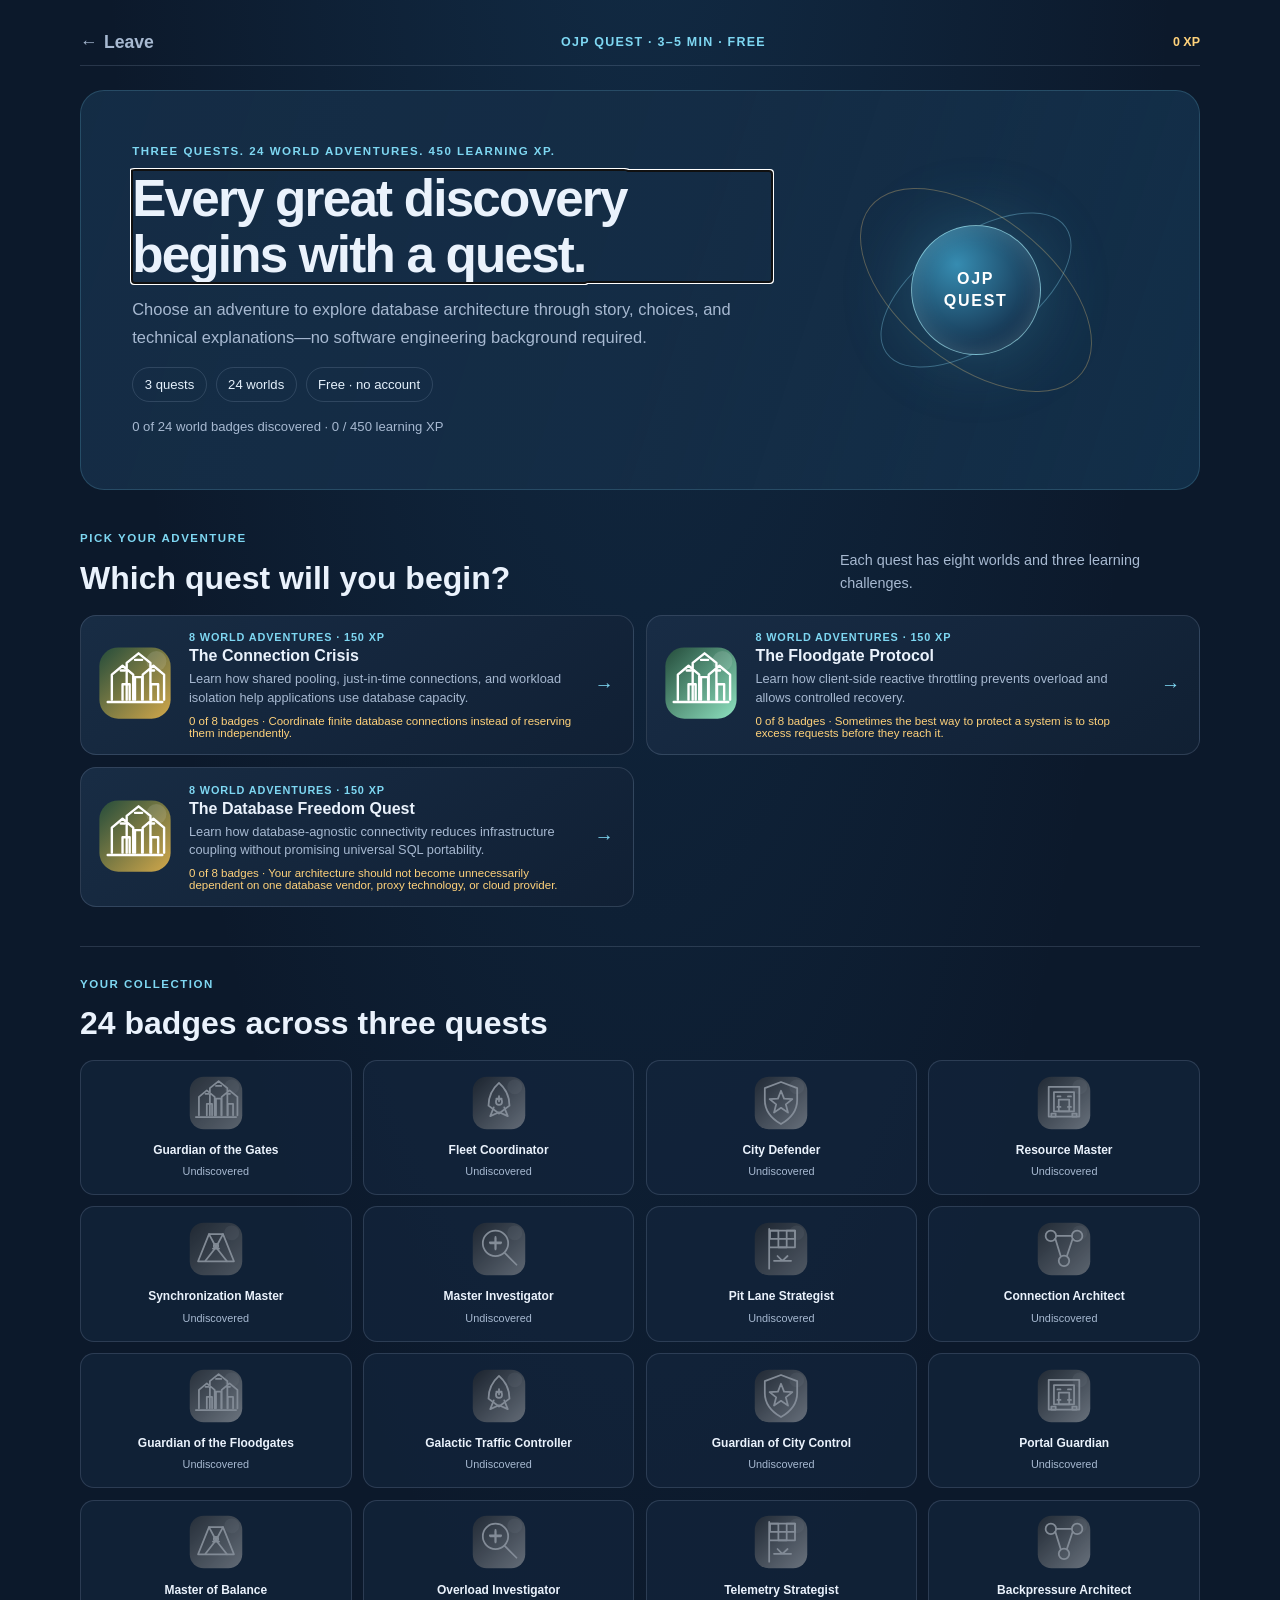
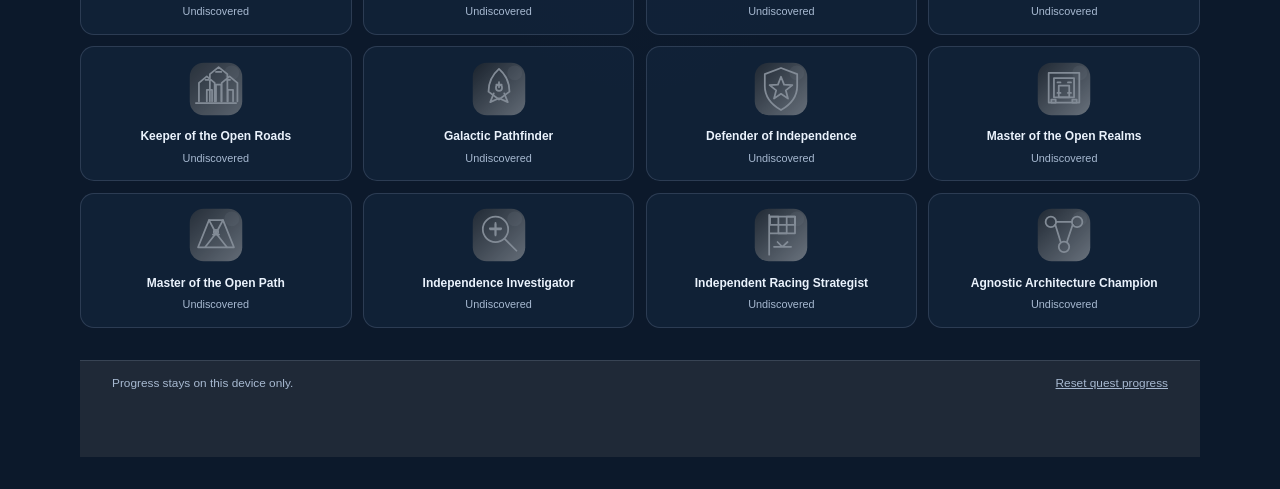
<file: quest.html>
<!DOCTYPE html>
<html lang="en">
<head>
    <meta charset="UTF-8">
    <meta name="viewport" content="width=device-width, initial-scale=1.0">
    <meta name="description" content="Explore three OJP Quest adventures across 24 worlds and learn about database connections, client throttling, and database independence. Free, no account required.">
    <meta name="theme-color" content="#10233e">
    <title>OJP Quest — Open J Proxy</title>
    <link rel="stylesheet" href="css/style.css">
    <link rel="stylesheet" href="css/quest.css?v=quest-collection-3">
</head>
<body class="quest-page">
    <main id="quest-app" class="quest-app">
        <p class="quest-loading">Preparing your quest…</p>
        <noscript><p class="quest-loading">OJP Quest needs JavaScript to run. The rest of the Open J Proxy website remains available.</p></noscript>
    </main>
    <dialog id="reset-dialog" class="quest-dialog" aria-labelledby="reset-title">
        <form method="dialog">
            <h2 id="reset-title">Reset all quest progress?</h2>
            <p>This removes badges, XP, and saved story progress from this browser. You cannot undo this.</p>
            <div class="dialog-actions">
                <button type="button" class="button button-quiet" data-action="reset-cancel">Keep my progress</button>
                <button type="button" class="button button-danger" data-action="reset-confirm">Reset progress</button>
            </div>
        </form>
    </dialog>
    <script type="module" src="js/quest/app.mjs?v=quest-collection-3"></script>
</body>
</html>
</file>
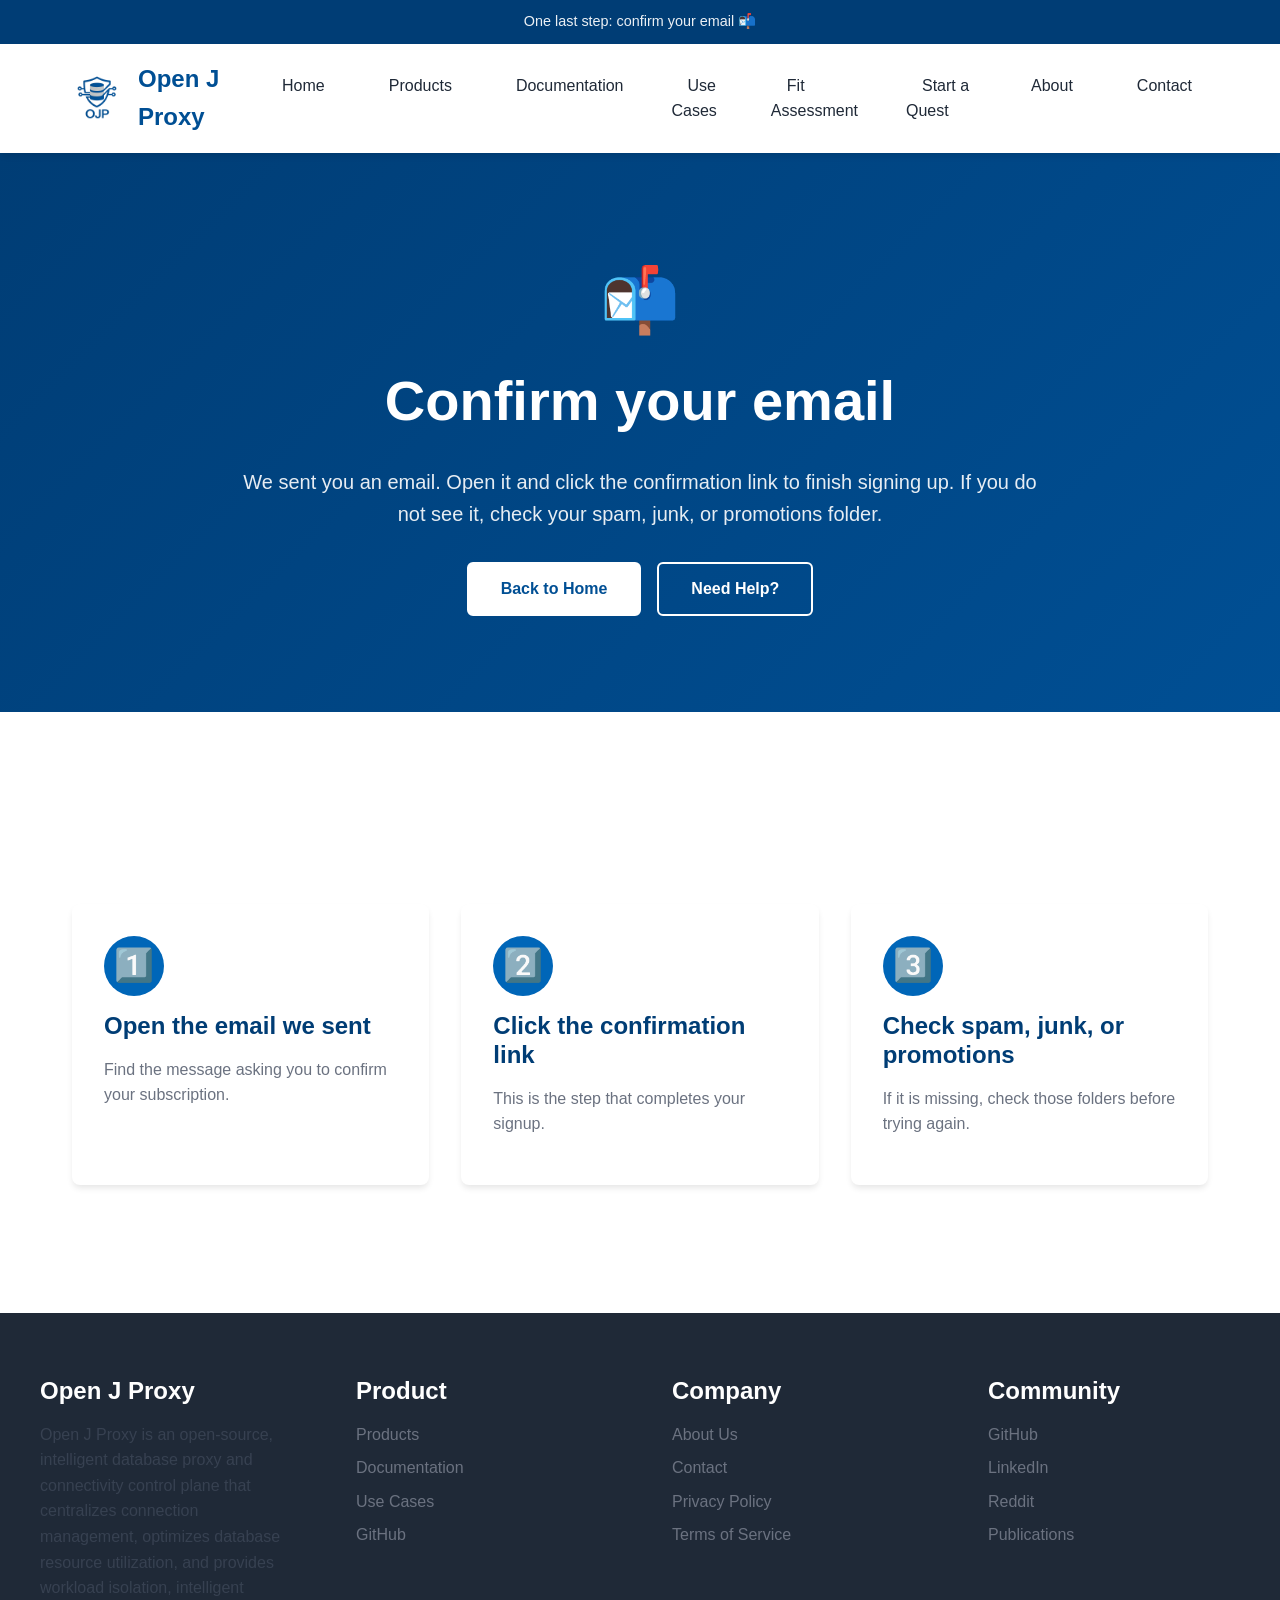
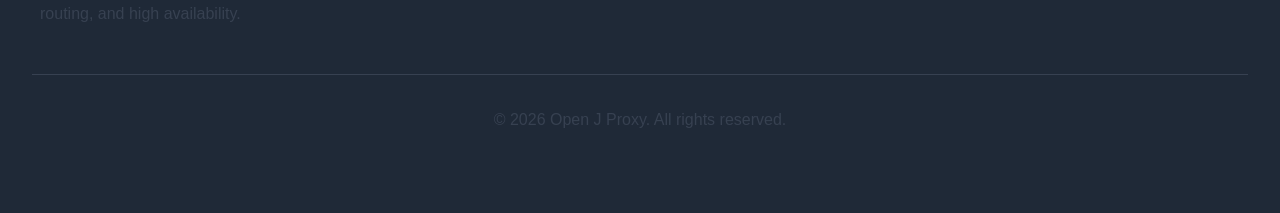
<file: subscribe-check-email.html>
<!DOCTYPE html>
<html lang="en">
<head>
    <meta charset="UTF-8">
    <meta name="viewport" content="width=device-width, initial-scale=1.0">
    <meta name="description" content="Confirm your email subscription - Open J Proxy">
    <meta name="robots" content="noindex, nofollow">
    <title>Confirm Your Email - Open J Proxy</title>
    <link rel="stylesheet" href="css/style.css">
    <!-- Google tag (gtag.js) -->
    <script async src="https://www.googletagmanager.com/gtag/js?id=G-FF9FNL354M"></script>
    <script>
        window.dataLayer = window.dataLayer || [];
        function gtag(){dataLayer.push(arguments);}
        gtag('js', new Date());
        gtag('config', 'G-FF9FNL354M');
    </script>
</head>
<body>
    <div class="top-banner">
        <p>One last step: confirm your email 📬</p>
    </div>

    <header>
        <div class="header-container">
            <div class="logo">
                <img src="images/ojp-logo.png" alt="Open J Proxy Logo">
                <span>Open J Proxy</span>
            </div>
            <button class="mobile-menu-toggle" aria-label="Toggle menu">
                <span></span>
                <span></span>
                <span></span>
            </button>
            <nav>
                <ul>
                    <li><a href="index.html">Home</a></li>
                    <li><a href="products.html">Products</a></li>
                    <li><a href="documentation.html">Documentation</a></li>
                    <li><a href="use-cases.html">Use Cases</a></li>
                    <li><a href="fit-assessment.html">Fit Assessment</a></li>
                    <li><a href="quest.html" data-quest-entry>Start a Quest</a></li>
                    <li><a href="about.html">About</a></li>
                    <li><a href="contact.html">Contact</a></li>
                </ul>
            </nav>
        </div>
    </header>
    <div class="menu-overlay"></div>

    <section class="hero">
        <div class="hero-container">
            <div style="font-size: 4rem; margin-bottom: 1rem;">📬</div>
            <h1>Confirm your email</h1>
            <p>We sent you an email. Open it and click the confirmation link to finish signing up. If you do not see it, check your spam, junk, or promotions folder.</p>
            <div class="hero-buttons">
                <a href="index.html" class="btn btn-primary">Back to Home</a>
                <a href="contact.html" class="btn btn-secondary">Need Help?</a>
            </div>
        </div>
    </section>

    <section class="section section-light">
        <div class="container">
            <div class="features-grid">
                <div class="feature-card">
                    <div class="feature-icon">1️⃣</div>
                    <h3>Open the email we sent</h3>
                    <p>Find the message asking you to confirm your subscription.</p>
                </div>
                <div class="feature-card">
                    <div class="feature-icon">2️⃣</div>
                    <h3>Click the confirmation link</h3>
                    <p>This is the step that completes your signup.</p>
                </div>
                <div class="feature-card">
                    <div class="feature-icon">3️⃣</div>
                    <h3>Check spam, junk, or promotions</h3>
                    <p>If it is missing, check those folders before trying again.</p>
                </div>
            </div>
        </div>
    </section>

    <footer>
        <div class="footer-container">
            <div class="footer-section">
                <h4>Open J Proxy</h4>
                <p>Open J Proxy is an open-source, intelligent database proxy and connectivity control plane that centralizes connection management, optimizes database resource utilization, and provides workload isolation, intelligent routing, and high availability.</p>
            </div>
            <div class="footer-section">
                <h4>Product</h4>
                <ul>
                    <li><a href="products.html">Products</a></li>
                    <li><a href="documentation.html">Documentation</a></li>
                    <li><a href="use-cases.html">Use Cases</a></li>
                    <li><a href="https://github.com/Open-J-Proxy/ojp" target="_blank">GitHub</a></li>
                </ul>
            </div>
            <div class="footer-section">
                <h4>Company</h4>
                <ul>
                    <li><a href="about.html">About Us</a></li>
                    <li><a href="contact.html">Contact</a></li>
                    <li><a href="#">Privacy Policy</a></li>
                    <li><a href="#">Terms of Service</a></li>
                </ul>
            </div>
            <div class="footer-section">
                <h4>Community</h4>
                <ul>
                    <li><a href="https://github.com/Open-J-Proxy/ojp" target="_blank">GitHub</a></li>
                    <li><a href="https://www.linkedin.com/company/open-j-proxy" target="_blank">LinkedIn</a></li>
                    <li><a href="https://www.reddit.com/r/ojp/" target="_blank">Reddit</a></li>
                    <li><a href="https://javapro.io/?s=OJP" target="_blank">Publications</a></li>
                </ul>
            </div>
        </div>
        <div class="footer-bottom">
            <p>&copy; 2026 Open J Proxy. All rights reserved.</p>
        </div>
    </footer>

    <script src="js/main.js"></script>
</body>
</html>
</file>
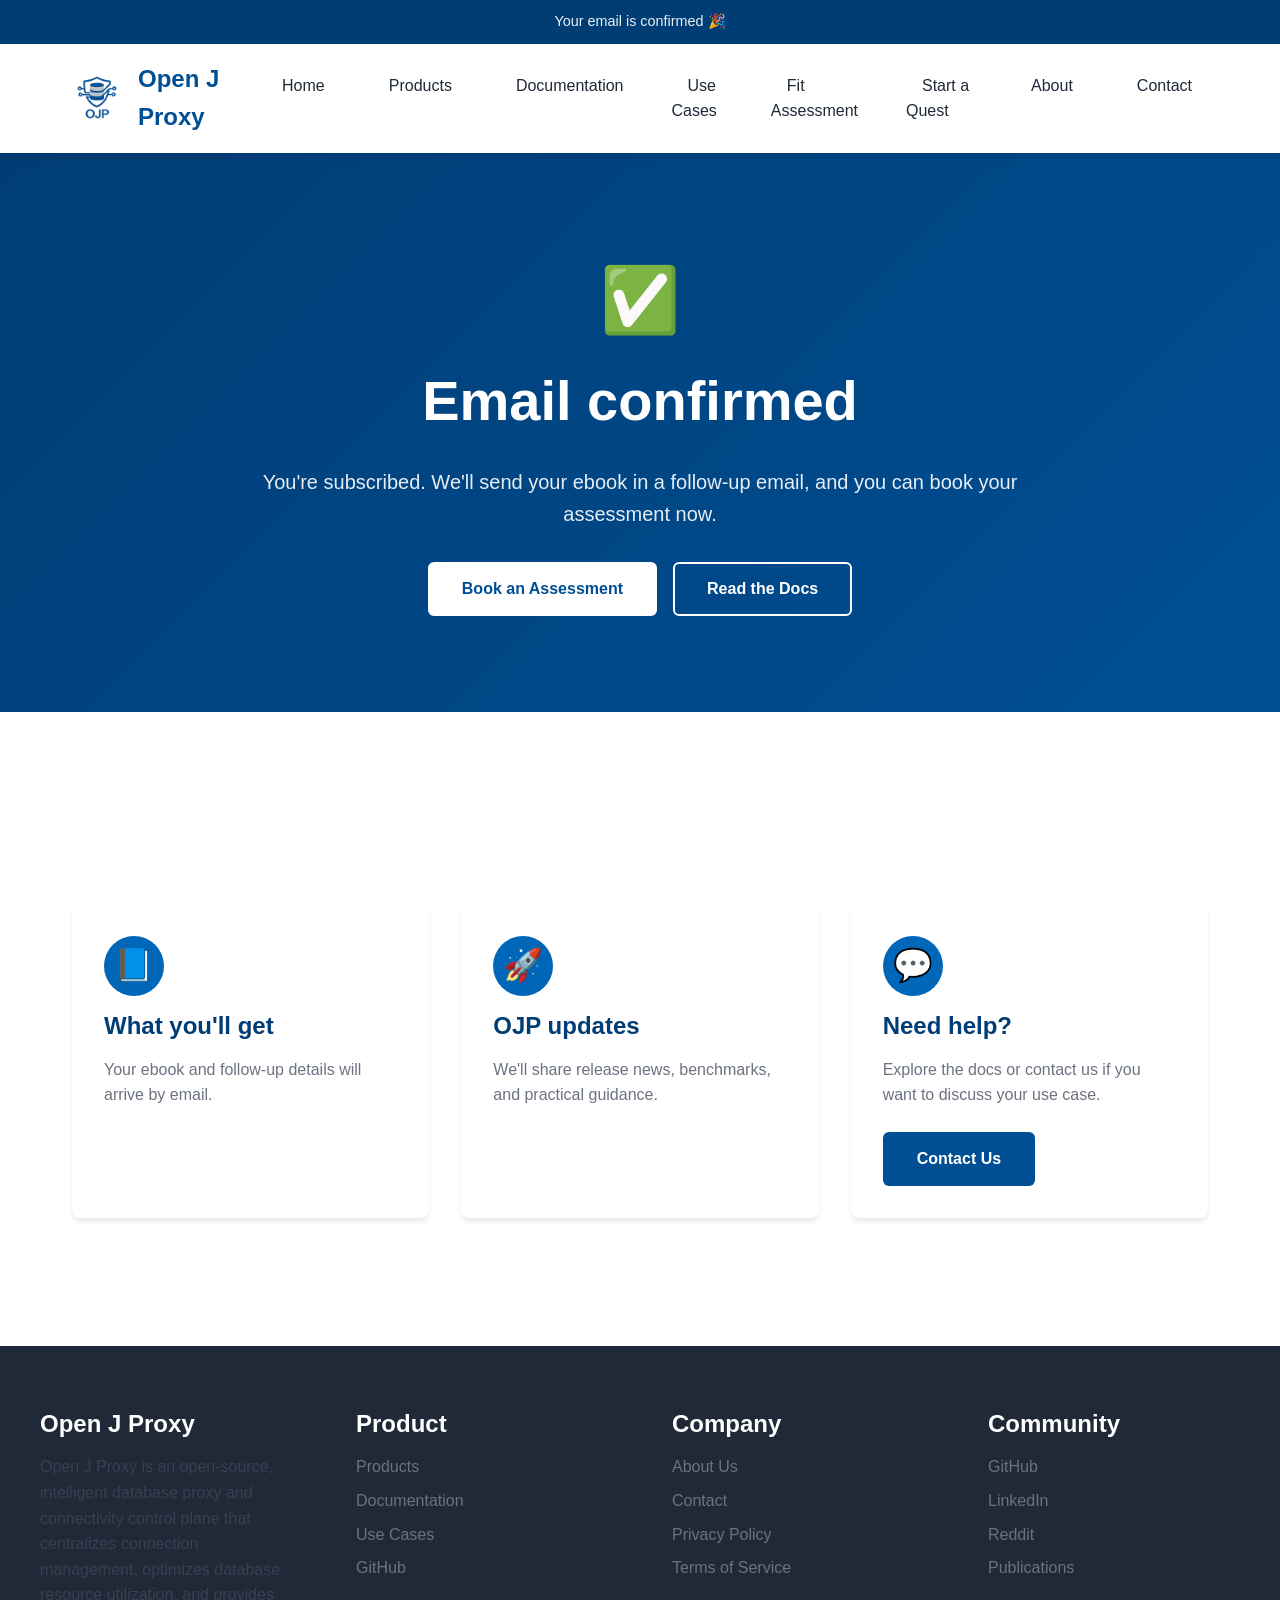
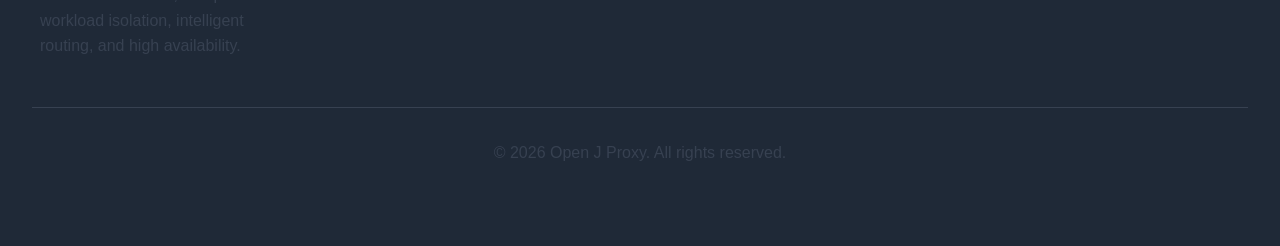
<file: subscribe-confirmation.html>
<!DOCTYPE html>
<html lang="en">
<head>
    <meta charset="UTF-8">
    <meta name="viewport" content="width=device-width, initial-scale=1.0">
    <meta name="description" content="Your OJP email subscription is confirmed - Open J Proxy">
    <meta name="robots" content="noindex, nofollow">
    <title>Email Confirmed - Open J Proxy</title>
    <link rel="stylesheet" href="css/style.css">
    <!-- Google tag (gtag.js) -->
    <script async src="https://www.googletagmanager.com/gtag/js?id=G-FF9FNL354M"></script>
    <script>
        window.dataLayer = window.dataLayer || [];
        function gtag(){dataLayer.push(arguments);}
        gtag('js', new Date());
        gtag('config', 'G-FF9FNL354M');
    </script>
</head>
<body>
    <!-- Top Banner -->
    <div class="top-banner">
        <p>Your email is confirmed 🎉</p>
    </div>

    <!-- Header -->
    <header>
        <div class="header-container">
            <div class="logo">
                <img src="images/ojp-logo.png" alt="Open J Proxy Logo">
                <span>Open J Proxy</span>
            </div>
            <button class="mobile-menu-toggle" aria-label="Toggle menu">
                <span></span>
                <span></span>
                <span></span>
            </button>
            <nav>
                <ul>
                    <li><a href="index.html">Home</a></li>
                    <li><a href="products.html">Products</a></li>
                    <li><a href="documentation.html">Documentation</a></li>
                    <li><a href="use-cases.html">Use Cases</a></li>
                    <li><a href="fit-assessment.html">Fit Assessment</a></li>
                    <li><a href="quest.html" data-quest-entry>Start a Quest</a></li>
                    <li><a href="about.html">About</a></li>
                    <li><a href="contact.html">Contact</a></li>
                </ul>
            </nav>
        </div>
    </header>
    <div class="menu-overlay"></div>

    <section class="hero">
        <div class="hero-container">
            <div style="font-size: 4rem; margin-bottom: 1rem;">✅</div>
            <h1>Email confirmed</h1>
            <p>You're subscribed. We'll send your ebook in a follow-up email, and you can book your assessment now.</p>
            <div class="hero-buttons">
                <a href="https://calendly.com/ojp-rogerio/30min" class="btn btn-primary" target="_blank" rel="noopener noreferrer">Book an Assessment</a>
                <a href="documentation.html" class="btn btn-secondary">Read the Docs</a>
            </div>
        </div>
    </section>

    <section class="section section-light">
        <div class="container">
            <div class="features-grid">
                <div class="feature-card">
                    <div class="feature-icon">📘</div>
                    <h3>What you'll get</h3>
                    <p>Your ebook and follow-up details will arrive by email.</p>
                </div>
                <div class="feature-card">
                    <div class="feature-icon">🚀</div>
                    <h3>OJP updates</h3>
                    <p>We'll share release news, benchmarks, and practical guidance.</p>
                </div>
                <div class="feature-card">
                    <div class="feature-icon">💬</div>
                    <h3>Need help?</h3>
                    <p>Explore the docs or contact us if you want to discuss your use case.</p>
                    <div style="margin-top: 1.5rem;">
                        <a href="contact.html" class="btn btn-blue">Contact Us</a>
                    </div>
                </div>
            </div>
        </div>
    </section>

    <!-- Footer -->
    <footer>
        <div class="footer-container">
            <div class="footer-section">
                <h4>Open J Proxy</h4>
                <p>Open J Proxy is an open-source, intelligent database proxy and connectivity control plane that centralizes connection management, optimizes database resource utilization, and provides workload isolation, intelligent routing, and high availability.</p>
            </div>
            <div class="footer-section">
                <h4>Product</h4>
                <ul>
                    <li><a href="products.html">Products</a></li>
                    <li><a href="documentation.html">Documentation</a></li>
                    <li><a href="use-cases.html">Use Cases</a></li>
                    <li><a href="https://github.com/Open-J-Proxy/ojp" target="_blank">GitHub</a></li>
                </ul>
            </div>
            <div class="footer-section">
                <h4>Company</h4>
                <ul>
                    <li><a href="about.html">About Us</a></li>
                    <li><a href="contact.html">Contact</a></li>
                    <li><a href="#">Privacy Policy</a></li>
                    <li><a href="#">Terms of Service</a></li>
                </ul>
            </div>
            <div class="footer-section">
                <h4>Community</h4>
                <ul>
                    <li><a href="https://github.com/Open-J-Proxy/ojp" target="_blank">GitHub</a></li>
                    <li><a href="https://www.linkedin.com/company/open-j-proxy" target="_blank">LinkedIn</a></li>
                    <li><a href="https://www.reddit.com/r/ojp/" target="_blank">Reddit</a></li>
                    <li><a href="https://javapro.io/?s=OJP" target="_blank">Publications</a></li>
                </ul>
            </div>
        </div>
        <div class="footer-bottom">
            <p>&copy; 2026 Open J Proxy. All rights reserved.</p>
        </div>
    </footer>

    <script src="js/main.js"></script>
</body>
</html>
</file>
<file: css/style.css>
/* Open J Proxy Website Styles */
/* Corporate, Professional, Performance-focused design with blue color scheme */

:root {
    /* Primary Blue Palette - Professional & Trustworthy */
    /* Colors aligned with OJP logo #004F94 */
    --primary-blue: #004F94;
    --primary-blue-dark: #003D75;
    --primary-blue-light: #0066B8;
    --secondary-blue: #003D75;
    --accent-blue: #3D8FCC;

    /* Top banner height - used to offset sticky header */
    --banner-height: 44px;
    
    /* Neutral Colors */
    --white: #FFFFFF;
    --light-gray: #F8F9FA;
    --gray: #6B7280;
    --dark-gray: #374151;
    --darker-gray: #1F2937;
    
    /* Success/Performance indicators */
    --success-green: #10B981;
    --warning-orange: #F59E0B;
    
    /* Typography */
    --font-primary: -apple-system, BlinkMacSystemFont, 'Segoe UI', Roboto, 'Helvetica Neue', Arial, sans-serif;
    --font-mono: 'Courier New', Courier, monospace;
    
    /* Spacing */
    --spacing-xs: 0.5rem;
    --spacing-sm: 1rem;
    --spacing-md: 2rem;
    --spacing-lg: 4rem;
    --spacing-xl: 6rem;
    
    /* Shadows */
    --shadow-sm: 0 1px 2px 0 rgba(0, 0, 0, 0.05);
    --shadow-md: 0 4px 6px -1px rgba(0, 0, 0, 0.1);
    --shadow-lg: 0 10px 15px -3px rgba(0, 0, 0, 0.1);
    --shadow-xl: 0 20px 25px -5px rgba(0, 0, 0, 0.1);
    
    /* Mobile Menu Animation */
    --hamburger-transform-offset: 8px;
}

/* Global Styles */
* {
    margin: 0;
    padding: 0;
    box-sizing: border-box;
}

body {
    font-family: var(--font-primary);
    font-size: 16px;
    line-height: 1.6;
    color: var(--darker-gray);
    background-color: var(--white);
    max-width: 100%;
    overflow-x: hidden;
}

/* Typography */
h1, h2, h3, h4, h5, h6 {
    font-weight: 700;
    line-height: 1.2;
    margin-bottom: var(--spacing-sm);
    color: var(--secondary-blue);
}

h1 {
    font-size: 3rem;
}

h2 {
    font-size: 2.5rem;
}

h3 {
    font-size: 2rem;
}

h4 {
    font-size: 1.5rem;
}

p {
    margin-bottom: var(--spacing-sm);
    color: var(--dark-gray);
}

a {
    color: var(--primary-blue);
    text-decoration: none;
    transition: color 0.3s ease;
}

a:hover {
    color: var(--primary-blue-dark);
}

/* Top Banner */
.top-banner {
    background-color: var(--primary-blue-dark);
    color: var(--white);
    text-align: center;
    padding: 0 var(--spacing-md);
    height: var(--banner-height);
    display: flex;
    align-items: center;
    justify-content: center;
    gap: var(--spacing-sm);
    flex-wrap: wrap;
    position: sticky;
    top: 0;
    z-index: 1001;
    font-size: 0.9rem;
}

.top-banner p {
    color: rgba(255, 255, 255, 0.92);
    margin: 0;
    font-size: 0.9rem;
}

.top-banner .btn-banner {
    display: inline-block;
    padding: 0.3rem 1rem;
    border-radius: 4px;
    font-weight: 600;
    font-size: 0.85rem;
    background-color: var(--white);
    color: var(--primary-blue);
    border: none;
    cursor: pointer;
    transition: background-color 0.2s ease;
    white-space: nowrap;
    text-decoration: none;
}

.top-banner .btn-banner:hover {
    background-color: var(--light-gray);
    color: var(--primary-blue-dark);
}

/* Header */
header {
    background-color: var(--white);
    box-shadow: var(--shadow-md);
    position: sticky;
    top: var(--banner-height);
    z-index: 1000;
}

.header-container {
    max-width: 1200px;
    margin: 0 auto;
    padding: var(--spacing-sm) var(--spacing-md);
    display: flex;
    justify-content: space-between;
    align-items: center;
}

.logo {
    display: flex;
    align-items: center;
    font-size: 1.5rem;
    font-weight: 700;
    color: var(--primary-blue);
}

.logo img {
    height: 50px;
    margin-right: var(--spacing-sm);
}

/* Navigation */
nav ul {
    display: flex;
    list-style: none;
    gap: var(--spacing-md);
}

nav a {
    color: var(--darker-gray);
    font-weight: 500;
    padding: var(--spacing-xs) var(--spacing-sm);
    transition: all 0.3s ease;
}

nav a:hover,
nav a.active {
    color: var(--primary-blue);
    background-color: var(--light-gray);
    border-radius: 4px;
}

/* Hero Section */
.hero {
    background: linear-gradient(135deg, var(--secondary-blue) 0%, var(--primary-blue) 100%);
    color: var(--white);
    padding: var(--spacing-xl) var(--spacing-md);
    text-align: center;
}

.hero-container {
    max-width: 1200px;
    margin: 0 auto;
}

.hero h1 {
    color: var(--white);
    font-size: 3.5rem;
    margin-bottom: var(--spacing-md);
}

.hero p {
    font-size: 1.25rem;
    color: rgba(255, 255, 255, 0.9);
    margin-bottom: var(--spacing-md);
    max-width: 800px;
    margin-left: auto;
    margin-right: auto;
}

.hero-buttons {
    display: flex;
    gap: var(--spacing-sm);
    justify-content: center;
    flex-wrap: wrap;
}

.hero-song {
    display: flex;
    align-items: center;
    justify-content: center;
    flex-wrap: wrap;
    gap: var(--spacing-sm);
    margin-top: var(--spacing-md);
    padding-top: var(--spacing-md);
    border-top: 1px solid rgba(255, 255, 255, 0.25);
}

.hero-song p {
    margin: 0;
    font-size: 1rem;
}

.hero-song a:focus-visible {
    outline: 3px solid var(--white);
    outline-offset: 4px;
}

/* Buttons */
.btn {
    display: inline-block;
    padding: 0.75rem 2rem;
    border-radius: 6px;
    font-weight: 600;
    text-align: center;
    cursor: pointer;
    transition: all 0.3s ease;
    border: 2px solid transparent;
    font-size: 1rem;
}

.btn-primary {
    background-color: var(--white);
    color: var(--primary-blue);
    border-color: var(--white);
}

.btn-primary:hover {
    background-color: var(--light-gray);
    color: var(--primary-blue-dark);
}

.btn-secondary {
    background-color: transparent;
    color: var(--white);
    border-color: var(--white);
}

.btn-secondary:hover {
    background-color: var(--white);
    color: var(--primary-blue);
}

.btn-blue {
    background-color: var(--primary-blue);
    color: var(--white);
}

.btn-blue:hover {
    background-color: var(--primary-blue-dark);
    color: var(--white);
}

/* Main Content Container */
.container {
    max-width: 1200px;
    margin: 0 auto;
    padding: var(--spacing-lg) var(--spacing-md);
}

/* Section Styles */
.section {
    padding: var(--spacing-lg) var(--spacing-md);
}

.section-title {
    text-align: center;
    margin-bottom: var(--spacing-lg);
}

.section-light {
    background-color: var(--white);
}

.section-dark {
    background-color: var(--light-gray);
}

/* Feature Grid */
.features-grid {
    display: grid;
    grid-template-columns: repeat(auto-fit, minmax(300px, 1fr));
    gap: var(--spacing-md);
    margin-top: var(--spacing-lg);
}

.feature-card {
    background-color: var(--white);
    padding: var(--spacing-md);
    border-radius: 8px;
    box-shadow: var(--shadow-md);
    transition: transform 0.3s ease, box-shadow 0.3s ease;
    max-width: 100%;
    overflow: hidden;
}

.feature-card:hover {
    transform: translateY(-5px);
    box-shadow: var(--shadow-xl);
}

.feature-icon {
    width: 60px;
    height: 60px;
    background-color: var(--primary-blue-light);
    border-radius: 50%;
    display: flex;
    align-items: center;
    justify-content: center;
    margin-bottom: var(--spacing-sm);
    font-size: 2rem;
}

.feature-card h3 {
    font-size: 1.5rem;
    margin-bottom: var(--spacing-sm);
}

.feature-card p {
    font-size: 1rem;
    color: var(--gray);
}

/* Stats Section */
.stats-container {
    display: grid;
    grid-template-columns: repeat(auto-fit, minmax(200px, 1fr));
    gap: var(--spacing-md);
    text-align: center;
}

.stat-item {
    padding: var(--spacing-md);
}

.stat-number {
    font-size: 3rem;
    font-weight: 700;
    color: var(--primary-blue);
    display: block;
    margin-bottom: var(--spacing-xs);
}

.stat-label {
    font-size: 1rem;
    color: var(--gray);
}

/* Code Block */
.code-block {
    background-color: var(--darker-gray);
    color: var(--white);
    padding: var(--spacing-md);
    border-radius: 8px;
    font-family: var(--font-mono);
    overflow-x: auto;
    margin: var(--spacing-md) 0;
    max-width: 100%;
}

.code-block code {
    font-size: 0.9rem;
    line-height: 1.5;
    white-space: pre-wrap;
    word-break: break-word;
}

/* Trust Signals */
.trust-section {
    text-align: center;
    padding: var(--spacing-lg) var(--spacing-md);
    background-color: var(--light-gray);
}

.trust-badges {
    display: flex;
    justify-content: center;
    gap: var(--spacing-md);
    flex-wrap: wrap;
    margin-top: var(--spacing-md);
}

.trust-badge {
    display: flex;
    align-items: center;
    gap: var(--spacing-xs);
    padding: var(--spacing-sm) var(--spacing-md);
    background-color: var(--white);
    border-radius: 8px;
    box-shadow: var(--shadow-sm);
}

.trust-badge-icon {
    font-size: 1.5rem;
    color: var(--success-green);
}

/* Client Logos */
.client-logos {
    display: flex;
    justify-content: center;
    align-items: center;
    flex-wrap: wrap;
    gap: var(--spacing-lg);
    margin-top: var(--spacing-lg);
    opacity: 0.6;
}

.client-logo {
    height: 50px;
    filter: grayscale(100%);
    transition: all 0.3s ease;
}

.client-logo:hover {
    filter: grayscale(0%);
    opacity: 1;
}

/* Partners Section */
.partners-grid {
    display: grid;
    grid-template-columns: repeat(auto-fit, minmax(300px, 1fr));
    gap: var(--spacing-lg);
    margin-top: var(--spacing-lg);
}

.partner-card {
    background-color: var(--white);
    border-radius: 12px;
    padding: var(--spacing-lg);
    box-shadow: var(--shadow-md);
    transition: all 0.3s ease;
    display: flex;
    flex-direction: column;
    align-items: center;
    text-align: center;
}

.partner-card:hover {
    transform: translateY(-5px);
    box-shadow: var(--shadow-xl);
}

.partner-logo {
    width: 100%;
    height: 120px;
    display: flex;
    align-items: center;
    justify-content: center;
    margin-bottom: var(--spacing-md);
    padding: var(--spacing-sm);
}

.partner-logo img {
    max-width: 100%;
    max-height: 100%;
    width: auto;
    height: auto;
    object-fit: contain;
    transition: transform 0.3s ease;
}

.partner-logo a {
    display: flex;
    align-items: center;
    justify-content: center;
    width: 100%;
    height: 100%;
}

.partner-logo a:hover img {
    transform: scale(1.05);
}

.partner-card h3 {
    font-size: 1.5rem;
    margin-bottom: var(--spacing-sm);
    color: var(--secondary-blue);
}

.partner-card p {
    flex-grow: 1;
    margin-bottom: var(--spacing-md);
    color: var(--dark-gray);
}

/* CTA Section */
.cta-section {
    background: linear-gradient(135deg, var(--primary-blue) 0%, var(--secondary-blue) 100%);
    color: var(--white);
    padding: var(--spacing-xl) var(--spacing-md);
    text-align: center;
}

.cta-section h2 {
    color: var(--white);
    margin-bottom: var(--spacing-md);
}

.cta-section p {
    color: rgba(255, 255, 255, 0.9);
    font-size: 1.25rem;
    margin-bottom: var(--spacing-md);
}

/* Footer */
footer {
    background-color: var(--darker-gray);
    color: var(--white);
    padding: var(--spacing-lg) var(--spacing-md);
}

.footer-container {
    max-width: 1200px;
    margin: 0 auto;
    display: grid;
    grid-template-columns: repeat(auto-fit, minmax(250px, 1fr));
    gap: var(--spacing-lg);
}

.footer-section h4 {
    color: var(--white);
    margin-bottom: var(--spacing-sm);
}

.footer-section ul {
    list-style: none;
}

.footer-section li {
    margin-bottom: var(--spacing-xs);
}

.footer-section a {
    color: var(--gray);
    transition: color 0.3s ease;
}

.footer-section a:hover {
    color: var(--white);
}

.footer-bottom {
    text-align: center;
    padding-top: var(--spacing-md);
    margin-top: var(--spacing-md);
    border-top: 1px solid var(--dark-gray);
    color: var(--gray);
}

/* Mobile Menu Button */
.mobile-menu-toggle {
    display: none;
    background: none;
    border: none;
    cursor: pointer;
    padding: var(--spacing-xs);
    z-index: 1001;
}

.mobile-menu-toggle span {
    display: block;
    width: 25px;
    height: 3px;
    background-color: var(--primary-blue);
    margin: 5px 0;
    transition: all 0.3s ease;
}

.mobile-menu-toggle.active span:nth-child(1) {
    transform: rotate(45deg) translate(var(--hamburger-transform-offset), var(--hamburger-transform-offset));
}

.mobile-menu-toggle.active span:nth-child(2) {
    opacity: 0;
}

.mobile-menu-toggle.active span:nth-child(3) {
    transform: rotate(-45deg) translate(calc(var(--hamburger-transform-offset) - 1px), calc(-1 * var(--hamburger-transform-offset) + 1px));
}

/* Responsive Design */
/* Tablet and below - show burger menu */
@media (max-width: 1024px) {
    .header-container {
        flex-direction: row;
        justify-content: space-between;
    }
    
    /* Show mobile menu button */
    .mobile-menu-toggle {
        display: block;
    }
    
    /* Hide desktop nav, show as mobile menu */
    nav {
        position: fixed;
        top: 0;
        right: -100%;
        width: 280px;
        height: 100vh;
        height: 100dvh; /* dynamic viewport height - fixes mobile browser address bar cutoff */
        background-color: var(--white);
        box-shadow: -2px 0 8px rgba(0, 0, 0, 0.1);
        transition: right 0.3s ease;
        z-index: 1000;
        overflow-y: auto;
    }
    
    nav.active {
        right: 0;
    }
    
    nav ul {
        flex-direction: column;
        gap: 0;
        padding-top: 80px;
    }
    
    nav li {
        border-bottom: 1px solid var(--light-gray);
    }
    
    nav a {
        display: block;
        padding: var(--spacing-md);
        color: var(--darker-gray);
    }
    
    nav a:hover,
    nav a.active {
        background-color: var(--light-gray);
        border-radius: 0;
    }
    
    /* Overlay for mobile menu */
    .menu-overlay {
        display: none;
        position: fixed;
        top: 0;
        left: 0;
        width: 100%;
        height: 100%;
        background-color: rgba(0, 0, 0, 0.5);
        z-index: 999;
    }
    
    .menu-overlay.active {
        display: block;
    }
}

/* Mobile phones and small tablets */
@media (max-width: 768px) {
    .top-banner {
        position: relative; /* let banner scroll away on mobile; header then sticks at top */
        height: auto;
        min-height: var(--banner-height);
        padding: 0.5rem var(--spacing-sm);
        font-size: 0.8rem;
    }

    .top-banner p {
        font-size: 0.8rem;
    }

    header {
        top: 0;
    }

    .hero h1 {
        font-size: 2.5rem;
    }
    
    h1 {
        font-size: 2rem;
    }
    
    h2 {
        font-size: 1.75rem;
    }
    
    .features-grid {
        grid-template-columns: 1fr;
    }
    
    .partners-grid {
        grid-template-columns: 1fr;
    }
    
    .stats-container {
        grid-template-columns: 1fr;
    }
    
    /* Reduce horizontal padding on sections and containers for phones */
    .section {
        padding: var(--spacing-lg) 0;
    }
    
    .container {
        padding: var(--spacing-lg) var(--spacing-sm);
    }
    
    /* Reduce horizontal padding on feature cards for phones */
    .feature-card {
        padding: var(--spacing-md) var(--spacing-sm);
    }

    /* Floating menu - phone resolution: 30% smaller items + scrollable */
    nav {
        overflow-y: auto;
        height: 100vh;
        height: 100dvh; /* dynamic viewport height - fixes Brave/mobile browser address bar cutoff */
    }

    nav ul {
        padding-top: 56px; /* proportionally reduced from 80px */
    }

    nav a {
        font-size: 0.75rem; /* ~25% smaller than 1rem default, respects WCAG 12px minimum */
        padding: 1.4rem; /* 30% smaller than 2rem (--spacing-md) */
    }
}

/* Fit Assessment */
.assessment-wrapper {
    max-width: 720px;
    margin: 0 auto;
}

.assessment-intro {
    text-align: center;
    margin-bottom: var(--spacing-lg);
    color: var(--gray);
}

.assessment-container {
    background-color: var(--white);
    border-radius: 12px;
    box-shadow: var(--shadow-lg);
    padding: var(--spacing-lg);
}

.assessment-progress {
    margin-bottom: var(--spacing-md);
}

.assessment-progress-label {
    font-size: 0.9rem;
    color: var(--gray);
    margin-bottom: var(--spacing-xs);
}

.assessment-progress-bar {
    height: 6px;
    background-color: var(--light-gray);
    border-radius: 3px;
    overflow: hidden;
}

.assessment-progress-fill {
    height: 100%;
    background-color: var(--primary-blue);
    border-radius: 3px;
    transition: width 0.4s ease;
}

.assessment-question-text {
    font-size: 1.25rem;
    color: var(--secondary-blue);
    margin-bottom: var(--spacing-md);
    font-weight: 600;
    line-height: 1.4;
}

.assessment-options {
    display: flex;
    flex-direction: column;
    gap: var(--spacing-sm);
    margin-bottom: var(--spacing-md);
}

.assessment-option {
    display: flex;
    align-items: center;
    gap: var(--spacing-sm);
    padding: var(--spacing-sm) var(--spacing-md);
    border: 2px solid var(--light-gray);
    border-radius: 8px;
    cursor: pointer;
    transition: border-color 0.2s ease, background-color 0.2s ease;
}

.assessment-option:hover {
    border-color: var(--accent-blue);
    background-color: #f0f7ff;
}

.assessment-option.selected {
    border-color: var(--primary-blue);
    background-color: #e8f0fb;
}

.assessment-option input[type="radio"] {
    accent-color: var(--primary-blue);
    width: 18px;
    height: 18px;
    flex-shrink: 0;
    cursor: pointer;
}

.assessment-option-text {
    font-size: 1rem;
    color: var(--darker-gray);
    line-height: 1.4;
}

.assessment-navigation {
    display: flex;
    justify-content: space-between;
    align-items: center;
    margin-top: var(--spacing-md);
}

.assessment-btn {
    min-width: 140px;
}

.assessment-btn .btn-symbol {
    display: none;
}

.assessment-btn:disabled {
    opacity: 0.45;
    cursor: not-allowed;
}

.assessment-btn:disabled:hover {
    background-color: var(--primary-blue);
    color: var(--white);
}

/* Assessment nav: show symbol only on phones */
@media (max-width: 768px) {
    .assessment-btn {
        min-width: unset;
        padding: 0.75rem 1.25rem;
    }

    .assessment-btn .btn-text {
        display: none;
    }

    .assessment-btn .btn-symbol {
        display: inline;
    }
}

/* Assessment Result */
.assessment-result {
    text-align: center;
}

.assessment-result-score {
    display: flex;
    align-items: center;
    justify-content: center;
    gap: var(--spacing-sm);
    margin-bottom: var(--spacing-sm);
}

.assessment-result-emoji {
    font-size: 2.5rem;
}

.assessment-result-number {
    font-size: 1.25rem;
    font-weight: 600;
    color: var(--gray);
}

.assessment-result-label {
    font-size: 1.75rem;
    color: var(--secondary-blue);
    margin-bottom: var(--spacing-md);
}

.assessment-result-explanation {
    font-size: 1rem;
    color: var(--dark-gray);
    margin-bottom: var(--spacing-sm);
    text-align: left;
}

.assessment-result-capabilities {
    text-align: left;
    margin: var(--spacing-sm) 0 var(--spacing-md);
    padding-left: var(--spacing-md);
    color: var(--dark-gray);
}

.assessment-result-capabilities li {
    margin-bottom: var(--spacing-xs);
    line-height: 1.5;
}

.assessment-result-score-value {
    font-size: 1rem;
    color: var(--gray);
    margin-bottom: var(--spacing-sm);
}

.assessment-score-ranges {
    margin: var(--spacing-md) 0;
    text-align: left;
}

.assessment-score-ranges-title {
    font-size: 1rem;
    color: var(--dark-gray);
    margin-bottom: var(--spacing-xs);
}

.assessment-score-ranges-list {
    list-style: none;
    padding: 0;
    margin: 0;
}

.assessment-score-range {
    display: flex;
    align-items: center;
    gap: var(--spacing-xs);
    padding: 4px 8px;
    border-radius: 6px;
    font-size: 0.9rem;
    color: var(--dark-gray);
}

.assessment-score-range--current {
    background: #f0f7ff;
    font-weight: 600;
}

.assessment-score-range-emoji {
    font-size: 1rem;
}


    display: flex;
    gap: var(--spacing-sm);
    justify-content: center;
    flex-wrap: wrap;
    margin-top: var(--spacing-md);
}

/* Assessment CTA card (homepage) */
.assessment-cta-card {
    background: linear-gradient(135deg, var(--primary-blue) 0%, var(--accent-blue) 100%);
    border-radius: 12px;
    padding: var(--spacing-lg);
    text-align: center;
    color: var(--white);
    box-shadow: var(--shadow-lg);
}

.assessment-cta-card h3 {
    color: var(--white);
    font-size: 1.75rem;
    margin-bottom: var(--spacing-sm);
}

.assessment-cta-card p {
    color: rgba(255, 255, 255, 0.9);
    font-size: 1.1rem;
    margin-bottom: var(--spacing-md);
}

/* Utility Classes */
.text-center {
    text-align: center;
}

.text-blue {
    color: var(--primary-blue);
}

.mt-1 { margin-top: var(--spacing-sm); }
.mt-2 { margin-top: var(--spacing-md); }
.mt-3 { margin-top: var(--spacing-lg); }

.mb-1 { margin-bottom: var(--spacing-sm); }
.mb-2 { margin-bottom: var(--spacing-md); }
.mb-3 { margin-bottom: var(--spacing-lg); }

.solution-label {
    margin-top: 1.5rem;
    margin-bottom: 0.5rem;
}


/* Button group for side-by-side action buttons */
.btn-group {
    display: flex;
    gap: 1rem;
    margin-top: 1.5rem;
    flex-wrap: wrap;
}

/* Helper text below action buttons */
.action-hint {
    margin-top: 1rem;
    font-size: 0.875rem;
    color: var(--gray);
}

/* Helper text on dark/colored backgrounds */
.cta-section .action-hint {
    color: rgba(255, 255, 255, 0.85);
    opacity: 1;
}

/* Beta notice section (replaces "Enterprise Ready" trust signal) */
.beta-notice {
    background-color: #fffbeb;
    border-left: 4px solid var(--warning-orange);
    padding: var(--spacing-md) var(--spacing-lg);
    margin: 0;
    text-align: center;
}

.beta-notice h3 {
    color: var(--darker-gray);
    font-size: 1.25rem;
    margin-bottom: var(--spacing-xs);
}

.beta-notice p {
    color: var(--dark-gray);
    font-size: 1rem;
    max-width: 700px;
    margin: 0 auto;
}

/* Community guide card */
.community-guide-card {
    background: linear-gradient(135deg, #f0f7ff 0%, #e8f4fd 100%);
    border: 2px solid var(--accent-blue);
    border-radius: 12px;
    padding: var(--spacing-lg);
    text-align: center;
    box-shadow: var(--shadow-md);
}

.community-guide-card h3 {
    color: var(--secondary-blue);
    font-size: 1.5rem;
    margin-bottom: var(--spacing-sm);
}

.community-guide-card p {
    color: var(--dark-gray);
    font-size: 1.05rem;
    margin-bottom: var(--spacing-md);
    max-width: 600px;
    margin-left: auto;
    margin-right: auto;
}

/* Stressar / benchmark section */
.stressar-card {
    background: linear-gradient(135deg, var(--darker-gray) 0%, #2d3748 100%);
    border-radius: 12px;
    padding: var(--spacing-lg);
    text-align: center;
    color: var(--white);
    box-shadow: var(--shadow-lg);
}

.stressar-card h3 {
    color: var(--white);
    font-size: 1.75rem;
    margin-bottom: var(--spacing-sm);
}

.stressar-card p {
    color: rgba(255, 255, 255, 0.88);
    font-size: 1.05rem;
    margin-bottom: var(--spacing-md);
    max-width: 680px;
    margin-left: auto;
    margin-right: auto;
}

/* Before 1.0.0 section list */
.before-100-list {
    list-style: none;
    padding: 0;
    text-align: left;
    max-width: 640px;
    margin: var(--spacing-md) auto 0;
}

.before-100-list li {
    padding: 0.5rem 0 0.5rem 2rem;
    position: relative;
    color: var(--dark-gray);
    font-size: 1rem;
    border-bottom: 1px solid var(--light-gray);
}

.before-100-list li:last-child {
    border-bottom: none;
}

.before-100-list li::before {
    content: '→';
    position: absolute;
    left: 0;
    color: var(--primary-blue);
    font-weight: 700;
}

/* Kubernetes / Helm card */
.helm-card {
    background-color: var(--white);
    border-radius: 8px;
    padding: var(--spacing-md);
    box-shadow: var(--shadow-md);
}

.helm-card h3 {
    color: var(--secondary-blue);
    margin-bottom: var(--spacing-sm);
}

.helm-card p {
    color: var(--gray);
    margin-bottom: var(--spacing-sm);
}

/* Optional OJP Quest invitation */
.quest-invitation {
    position: relative;
    display: flex;
    max-width: 1200px;
    align-items: center;
    gap: 2rem;
    margin: 2rem auto;
    padding: 2rem clamp(1.25rem, 4vw, 3rem);
    overflow: hidden;
    border: 1px solid rgba(0, 102, 184, 0.18);
    border-radius: 18px;
    background: linear-gradient(115deg, #f1f8fd, #fff 68%, #edf8fc);
    box-shadow: var(--shadow-md);
}

.quest-invitation[hidden] {
    display: none;
}

.quest-invitation-copy {
    position: relative;
    z-index: 1;
    max-width: 760px;
}

.quest-invitation-kicker {
    margin-bottom: 0.4rem;
    color: var(--primary-blue);
    font-size: 0.76rem;
    font-weight: 800;
    letter-spacing: 0.09em;
}

.quest-invitation h2 {
    margin-bottom: 0.55rem;
    font-size: clamp(1.6rem, 3vw, 2.2rem);
}

.quest-invitation-copy > p:not(.quest-invitation-kicker) {
    max-width: 670px;
}

.quest-invitation .btn {
    margin-top: 0.3rem;
}

.quest-invitation-art {
    display: grid;
    width: 140px;
    height: 140px;
    flex: 0 0 140px;
    place-items: center;
    border: 1px solid rgba(0, 102, 184, 0.22);
    border-radius: 50%;
    background: radial-gradient(circle at 35% 30%, #fff, #dceffa 70%);
    color: var(--primary-blue);
    font-size: 2rem;
}

.quest-invitation-art span:nth-child(2) {
    position: absolute;
    margin: 0 0 0 7rem;
    color: var(--accent-blue);
    font-size: 3rem;
}

.quest-invitation-art span:nth-child(3) {
    position: absolute;
    margin: -5rem 0 0 6rem;
    color: #d29d27;
    font-size: 1.2rem;
}

.quest-invitation-dismiss {
    position: absolute;
    top: 0.65rem;
    right: 0.8rem;
    padding: 0.35rem 0.55rem;
    border: 0;
    background: transparent;
    color: var(--gray);
    font: inherit;
    font-size: 0.8rem;
    cursor: pointer;
}

.quest-invitation-dismiss:hover {
    color: var(--primary-blue);
}

.quest-invitation-dismiss:focus-visible {
    outline: 3px solid var(--accent-blue);
    outline-offset: 2px;
}

@media (max-width: 768px) {
    .quest-invitation {
        margin: 1rem;
        gap: 1rem;
    }

    .quest-invitation-art {
        width: 88px;
        height: 88px;
        flex-basis: 88px;
    }

    .quest-invitation-art span:nth-child(2) {
        margin-left: 4.5rem;
        font-size: 2rem;
    }

    .quest-invitation-art span:nth-child(3) {
        margin: -3rem 0 0 4rem;
    }
}

@media (max-width: 520px) {
    .quest-invitation {
        padding: 2.5rem 1rem 1.25rem;
    }

    .quest-invitation-art {
        display: none;
    }

    .quest-invitation-dismiss {
        top: 0.45rem;
        right: 0.6rem;
    }
}
</file>
<file: css/quest.css>
:root {
    --quest-ink: #eaf2fc;
    --quest-muted: #a7b9d1;
    --quest-panel: #14253d;
    --quest-panel-raised: #1a2e49;
    --quest-line: rgba(202, 221, 246, 0.15);
    --quest-cyan: #7ed7f2;
    --quest-gold: #ffd27b;
}

.quest-page {
    background: #0c192b;
    color: var(--quest-ink);
    min-height: 100vh;
}

.quest-page h1,
.quest-page h2,
.quest-page h3 {
    color: var(--quest-ink);
}

.quest-page p {
    color: var(--quest-muted);
}

.quest-app {
    min-height: 100vh;
    padding: 1.25rem clamp(1rem, 3vw, 2.5rem) 2rem;
    background:
        radial-gradient(ellipse at 50% -20%, rgba(35, 101, 151, 0.25), transparent 60%),
        #0c192b;
}

.quest-loading {
    max-width: 760px;
    margin: 15vh auto;
    color: var(--quest-ink) !important;
    text-align: center;
}

.quest-frame {
    width: min(1120px, 100%);
    margin: 0 auto;
}

.quest-topline {
    min-height: 46px;
    display: flex;
    align-items: center;
    justify-content: space-between;
    gap: 1rem;
    border-bottom: 1px solid var(--quest-line);
    color: var(--quest-muted);
    font-size: 0.78rem;
    font-weight: 700;
    letter-spacing: 0.1em;
}

.quest-topline > span:nth-child(2) {
    color: var(--quest-cyan);
}

.quest-topline .quest-leave {
    display: inline-flex;
    align-items: center;
    gap: 0.4rem;
    min-height: 44px;
    color: var(--quest-muted);
    font-size: 1.1rem;
    letter-spacing: 0;
    white-space: nowrap;
}

.quest-topline .quest-leave:hover {
    color: #fff;
}

.quest-xp {
    color: var(--quest-gold) !important;
    letter-spacing: 0;
    white-space: nowrap;
}

.quest-progress {
    padding: 0.85rem 0 0;
}

.quest-progress-label {
    display: flex;
    justify-content: space-between;
    gap: 1rem;
    margin-bottom: 0.4rem;
    color: var(--quest-muted);
    font-size: 0.78rem;
}

.progress-track {
    height: 7px;
    border-radius: 99px;
    background: #263a54;
    overflow: hidden;
}

.progress-track span {
    display: block;
    height: 100%;
    border-radius: inherit;
    background: linear-gradient(90deg, #53bde4, #a5eacb);
    transition: width 240ms ease;
}

.quest-intro {
    position: relative;
    display: grid;
    grid-template-columns: minmax(0, 1.3fr) minmax(240px, 0.7fr);
    align-items: center;
    gap: 2rem;
    min-height: 275px;
    padding: 3.25rem clamp(1rem, 4vw, 3.5rem);
    margin: 1.5rem 0 2.5rem;
    overflow: hidden;
    border: 1px solid rgba(126, 215, 242, 0.18);
    border-radius: 24px;
    background:
        linear-gradient(108deg, rgba(20, 44, 69, 0.98) 0%, rgba(20, 44, 69, 0.93) 52%, rgba(17, 47, 73, 0.72) 100%),
        #142c45;
}

.intro-copy {
    position: relative;
    z-index: 1;
    max-width: 680px;
}

.quest-page .eyebrow {
    margin: 0 0 0.7rem;
    color: var(--quest-cyan);
    font-size: 0.72rem;
    font-weight: 800;
    letter-spacing: 0.13em;
    line-height: 1.5;
    text-transform: uppercase;
}

.eyebrow span {
    color: var(--quest-gold);
}

.quest-intro h1 {
    max-width: 660px;
    margin: 0 0 0.8rem;
    font-size: clamp(2.1rem, 4vw, 3.2rem);
    line-height: 1.08;
    letter-spacing: -0.035em;
}

.quest-intro .intro-copy > p:not(.eyebrow, .collection-count) {
    max-width: 630px;
    margin-bottom: 1rem;
    font-size: 1.03rem;
    line-height: 1.7;
}

.intro-facts {
    display: flex;
    flex-wrap: wrap;
    gap: 0.55rem;
}

.intro-facts span {
    padding: 0.38rem 0.72rem;
    border: 1px solid var(--quest-line);
    border-radius: 99px;
    color: #e5f1fc;
    font-size: 0.82rem;
}

.quest-page .collection-count {
    margin: 0.9rem 0 0;
    font-size: 0.82rem;
}

.intro-art {
    position: relative;
    display: grid;
    min-height: 225px;
    place-items: center;
}

.intro-core {
    z-index: 1;
    display: grid;
    width: 130px;
    height: 130px;
    place-content: center;
    border: 1px solid rgba(168, 237, 248, 0.65);
    border-radius: 50%;
    background: radial-gradient(circle at 35% 30%, #368cb1, #173956 66%, #102238);
    box-shadow: 0 0 70px rgba(73, 187, 217, 0.26), inset 0 0 22px rgba(188, 239, 248, 0.22);
    color: #fff;
    font-weight: 800;
    letter-spacing: 0.11em;
    line-height: 1.4;
    text-align: center;
}

.orbit {
    position: absolute;
    width: 220px;
    height: 110px;
    border: 1px solid rgba(135, 214, 240, 0.36);
    border-radius: 50%;
    transform: rotate(-35deg);
}

.orbit-two {
    width: 270px;
    height: 150px;
    border-color: rgba(255, 210, 123, 0.3);
    transform: rotate(38deg);
}

.section-heading {
    display: flex;
    align-items: end;
    justify-content: space-between;
    gap: 1.5rem;
    margin-bottom: 1.1rem;
}

.section-heading h2,
.collection-panel h2 {
    margin: 0;
    font-size: clamp(1.4rem, 2.6vw, 2rem);
}

.section-heading > p {
    max-width: 360px;
    margin: 0 0 0.15rem;
    font-size: 0.9rem;
}

.world-grid {
    display: grid;
    grid-template-columns: repeat(2, minmax(0, 1fr));
    gap: 0.8rem;
}

.world-card {
    display: grid;
    grid-template-columns: 76px minmax(0, 1fr) 22px;
    align-items: center;
    gap: 1rem;
    width: 100%;
    min-height: 130px;
    padding: 0.95rem 1rem;
    border: 1px solid var(--quest-line);
    border-radius: 16px;
    background: linear-gradient(145deg, rgba(25, 45, 70, 0.96), rgba(17, 32, 52, 0.96));
    color: var(--quest-ink);
    text-align: left;
    cursor: pointer;
    transition: border-color 160ms ease, transform 160ms ease, background 160ms ease;
}

.world-card:hover {
    transform: translateY(-2px);
    border-color: rgba(126, 215, 242, 0.68);
    background: #1a304b;
}

.world-card:focus-visible,
.quest-app button:focus-visible,
.quest-app a:focus-visible,
.quest-dialog button:focus-visible {
    outline: 3px solid #a9eaff;
    outline-offset: 3px;
}

.world-card-art .quest-art {
    width: 76px;
    height: 76px;
}

.world-card-copy {
    display: grid;
    gap: 0.2rem;
}

.world-genre {
    color: var(--quest-cyan);
    font-size: 0.68rem;
    font-weight: 700;
    letter-spacing: 0.08em;
    text-transform: uppercase;
}

.world-card-copy strong {
    color: var(--quest-ink);
    font-size: 1rem;
    line-height: 1.3;
}

.world-card-copy > span:not(.world-genre, .world-card-status) {
    color: var(--quest-muted);
    font-size: 0.8rem;
    line-height: 1.45;
}

.world-card-status {
    margin-top: 0.25rem;
    color: var(--quest-gold);
    font-size: 0.72rem;
}

.world-card-arrow {
    color: var(--quest-cyan);
    font-size: 1.2rem;
}

.collection-panel {
    margin-top: 2.4rem;
    padding-top: 1.8rem;
    border-top: 1px solid var(--quest-line);
}

.badge-collection {
    display: grid;
    grid-template-columns: repeat(4, minmax(0, 1fr));
    gap: 0.7rem;
    margin-top: 1rem;
}

.badge-card {
    display: grid;
    justify-items: center;
    gap: 0.3rem;
    min-width: 0;
    padding: 0.85rem 0.45rem;
    border: 1px solid var(--quest-line);
    border-radius: 14px;
    background: rgba(20, 37, 61, 0.68);
    text-align: center;
}

.badge-card .badge-art .quest-art {
    width: 56px;
    height: 56px;
}

.badge-card strong {
    color: var(--quest-ink);
    font-size: 0.75rem;
    line-height: 1.3;
}

.badge-card > span:last-child {
    color: var(--quest-muted);
    font-size: 0.68rem;
}

.badge-card.is-locked .badge-art {
    filter: grayscale(1);
    opacity: 0.48;
}

.badge-card.is-unlocked {
    border-color: rgba(255, 210, 123, 0.5);
}

.badge-card.is-unlocked > span:last-child {
    color: var(--quest-gold);
}

.quest-footer {
    display: flex;
    justify-content: space-between;
    gap: 1rem;
    margin-top: 2rem;
    padding-top: 0.8rem;
    border-top: 1px solid var(--quest-line);
    color: var(--quest-muted);
    font-size: 0.74rem;
}

.quest-footer p {
    margin: 0;
}

.text-button {
    padding: 0;
    border: 0;
    background: transparent;
    color: var(--quest-muted);
    font: inherit;
    text-decoration: underline;
    cursor: pointer;
}

.text-button:hover {
    color: #fff;
}

.story-panel {
    display: grid;
    grid-template-columns: minmax(200px, 0.7fr) minmax(0, 1.3fr);
    align-items: center;
    gap: clamp(1.5rem, 5vw, 4rem);
    min-height: 460px;
    padding: clamp(1rem, 5vw, 4rem) 0;
}

.scene-art {
    display: grid;
    min-height: 280px;
    place-items: center;
    border: 1px solid var(--quest-line);
    border-radius: 28px;
    background: radial-gradient(ellipse, rgba(74, 124, 153, 0.24), rgba(20, 37, 61, 0.6) 65%);
}

.scene-art .quest-art {
    width: min(235px, 70%);
    height: auto;
    filter: drop-shadow(0 18px 34px rgba(0, 0, 0, 0.24));
}

.scene-copy {
    max-width: 700px;
}

.scene-copy h1,
.challenge-context h1,
.reveal-panel h1,
.completion-panel h1 {
    margin: 0 0 1rem;
    font-size: clamp(1.8rem, 4vw, 2.7rem);
    letter-spacing: -0.03em;
}

.quest-page .story-text {
    margin: 0;
    color: #d7e3f1;
    font-size: clamp(1.04rem, 1.5vw, 1.17rem);
    line-height: 1.85;
}

.scene-actions,
.challenge-actions,
.reveal-panel .scene-actions {
    display: flex;
    flex-wrap: wrap;
    align-items: center;
    gap: 0.65rem;
    margin-top: 1.5rem;
}

.button {
    display: inline-flex;
    min-height: 46px;
    align-items: center;
    justify-content: center;
    gap: 0.5rem;
    padding: 0.72rem 1rem;
    border: 1px solid transparent;
    border-radius: 10px;
    font: inherit;
    font-size: 0.88rem;
    font-weight: 750;
    line-height: 1.25;
    text-align: center;
    text-decoration: none !important;
    cursor: pointer;
    transition: transform 150ms ease, border-color 150ms ease, background 150ms ease;
}

.button:hover {
    transform: translateY(-1px);
}

.button-primary {
    background: #80d7ef;
    color: #0e263a !important;
}

.button-primary:hover {
    background: #a1e5f4;
}

.button-secondary {
    border-color: rgba(126, 215, 242, 0.55);
    background: rgba(35, 69, 96, 0.58);
    color: #eafaff !important;
}

.button-secondary:hover {
    background: rgba(51, 101, 131, 0.75);
}

.button-quiet {
    border-color: var(--quest-line);
    background: transparent;
    color: var(--quest-muted) !important;
}

.button-quiet:hover {
    border-color: rgba(202, 221, 246, 0.4);
    color: #fff !important;
}

.button-danger {
    background: #a63d4a;
    color: #fff;
}

.small-note,
.cosmetic-note {
    margin: 0.75rem 0 0;
    font-size: 0.78rem;
}

.challenge-panel {
    max-width: 820px;
    min-height: 510px;
    margin: 1rem auto 0;
    padding: clamp(1rem, 4vw, 2.7rem);
    border: 1px solid var(--quest-line);
    border-radius: 22px;
    background: linear-gradient(145deg, rgba(23, 42, 66, 0.96), rgba(16, 31, 51, 0.98));
}

.challenge-context {
    max-width: 700px;
    margin-bottom: 1.5rem;
}

.challenge-context > p:last-child {
    margin-bottom: 0;
    color: #e0eaf6;
    font-size: 1.13rem;
    line-height: 1.6;
}

.answer-list {
    display: grid;
    gap: 0.65rem;
}

.answer-option {
    display: flex;
    min-height: 56px;
    align-items: center;
    gap: 0.8rem;
    padding: 0.75rem 0.9rem;
    border: 1px solid rgba(202, 221, 246, 0.22);
    border-radius: 12px;
    background: #172a43;
    color: var(--quest-ink);
    font: inherit;
    text-align: left;
    cursor: pointer;
    transition: border-color 140ms ease, background 140ms ease;
}

.answer-option:not(:disabled):hover {
    border-color: var(--quest-cyan);
    background: #203854;
}

.answer-option:disabled {
    cursor: default;
    opacity: 0.7;
}

.answer-letter {
    display: grid;
    width: 28px;
    height: 28px;
    flex: 0 0 28px;
    place-items: center;
    border-radius: 8px;
    background: #263c58;
    color: #d8e9f9;
    font-size: 0.8rem;
    font-weight: 800;
}

.answer-feedback,
.challenge-notice {
    margin-top: 1rem;
    padding: 0.85rem 1rem;
    border-radius: 12px;
}

.answer-feedback strong {
    display: block;
    margin-bottom: 0.3rem;
}

.answer-feedback p {
    margin: 0;
    color: #deebf7;
    font-size: 0.9rem;
    line-height: 1.6;
}

.answer-feedback .hint-copy {
    margin-top: 0.6rem;
}

.is-correct {
    border: 1px solid rgba(129, 220, 177, 0.55);
    background: rgba(33, 99, 73, 0.24);
    color: #a9f0cf;
}

.is-incorrect {
    border: 1px solid rgba(255, 181, 111, 0.48);
    background: rgba(112, 67, 33, 0.22);
    color: #ffd49d;
}

.challenge-notice {
    color: #d2f3ff !important;
    background: rgba(40, 100, 129, 0.24);
}

.challenge-actions {
    margin-top: 1.1rem;
}

.reveal-panel {
    max-width: 870px;
    margin: 1.5rem auto;
    padding: clamp(1.2rem, 5vw, 3rem);
    border: 1px solid rgba(126, 215, 242, 0.26);
    border-radius: 22px;
    background: linear-gradient(145deg, rgba(23, 47, 72, 0.98), rgba(17, 32, 52, 0.98));
}

.reveal-heading {
    display: flex;
    align-items: center;
    gap: 1.3rem;
}

.reveal-heading .quest-art {
    width: 92px;
    height: 92px;
    flex: 0 0 92px;
}

.reveal-heading h1 {
    margin-bottom: 0.45rem;
}

.reveal-heading p {
    margin: 0;
}

.reveal-copy {
    margin-top: 1.4rem;
    padding-top: 1rem;
    border-top: 1px solid var(--quest-line);
}

.reveal-copy p {
    color: #d6e3f1;
    line-height: 1.75;
}

.reveal-copy strong {
    color: #fff;
}

.reveal-links,
.vault-links {
    display: flex;
    flex-wrap: wrap;
    gap: 1rem;
}

.reveal-links a,
.vault-links a {
    color: var(--quest-cyan);
    font-size: 0.9rem;
    font-weight: 700;
    text-decoration: underline;
    text-underline-offset: 3px;
}

.completion-panel {
    padding-top: 1.5rem;
}

.completion-celebration {
    display: grid;
    justify-items: center;
    padding: 1rem 1rem 1.5rem;
    text-align: center;
    animation: quest-reveal 360ms ease-out both;
}

.earned-badge {
    display: grid;
    width: 132px;
    height: 132px;
    place-items: center;
    margin-bottom: 0.9rem;
    border: 1px solid rgba(255, 210, 123, 0.7);
    border-radius: 50%;
    background: radial-gradient(circle at 35% 25%, #f5d992, #9e7432 45%, #42341e 82%);
    box-shadow: 0 0 0 8px rgba(255, 210, 123, 0.07), 0 0 56px rgba(255, 210, 123, 0.18);
}

.earned-badge .quest-art {
    width: 89px;
    height: 89px;
    border-radius: 50%;
    box-shadow: 0 5px 16px rgba(0, 0, 0, 0.25);
}

.completion-celebration h1 {
    margin: 0;
}

.completion-quest {
    margin: 0.25rem 0 0.35rem;
    color: var(--quest-cyan) !important;
}

.victory-copy {
    max-width: 680px;
    margin: 0.25rem 0;
    color: #d6e3f1 !important;
}

.completion-stats {
    display: flex;
    justify-content: center;
    gap: 0.7rem;
    margin-top: 0.8rem;
}

.completion-stats span {
    padding: 0.55rem 0.85rem;
    border: 1px solid var(--quest-line);
    border-radius: 10px;
    color: var(--quest-muted);
    font-size: 0.82rem;
}

.completion-stats strong {
    color: var(--quest-gold);
}

.achievement-actions {
    display: flex;
    flex-wrap: wrap;
    justify-content: center;
    gap: 0.65rem;
    margin: 0 auto 2rem;
}

.share-status {
    width: 100%;
    min-height: 1.4em;
    margin: 0;
    text-align: center;
    font-size: 0.83rem;
}

.vault-panel {
    display: grid;
    grid-template-columns: 170px minmax(0, 1fr);
    align-items: center;
    gap: clamp(1.2rem, 4vw, 2.5rem);
    padding: clamp(1rem, 4vw, 2rem);
    border: 1px solid rgba(126, 215, 242, 0.32);
    border-radius: 20px;
    background: linear-gradient(125deg, #183d59, #162b45 66%);
}

.vault-cover {
    display: grid;
    width: 156px;
    min-height: 218px;
    align-content: space-between;
    padding: 1rem;
    border: 1px solid rgba(185, 241, 252, 0.55);
    border-radius: 5px 12px 12px 5px;
    background:
        linear-gradient(115deg, rgba(255, 255, 255, 0.14), transparent 22%),
        radial-gradient(circle at 80% 17%, rgba(116, 218, 227, 0.35), transparent 38%),
        linear-gradient(150deg, #155778, #122744 72%);
    box-shadow: 7px 9px 18px rgba(0, 0, 0, 0.3);
    color: #e9f8fd;
}

.vault-cover span {
    color: #a7e9f2;
    font-size: 0.75rem;
    font-weight: 800;
    letter-spacing: 0.18em;
}

.vault-cover strong {
    font-size: 1.25rem;
    line-height: 1.1;
    letter-spacing: 0.04em;
}

.vault-cover small {
    font-size: 0.47rem;
    letter-spacing: 0.09em;
}

.vault-copy h2 {
    margin-bottom: 0.5rem;
    font-size: clamp(1.35rem, 3vw, 1.85rem);
}

.vault-copy p {
    line-height: 1.6;
}

.vault-disclosure {
    padding-left: 0.8rem;
    border-left: 2px solid rgba(255, 210, 123, 0.75);
    font-size: 0.8rem;
}

.vault-links {
    margin-top: 0.9rem;
}

.completion-collection {
    text-align: center;
}

.completion-collection h2 {
    margin-bottom: 0.5rem;
}

.completion-collection .badge-collection {
    margin-bottom: 1rem;
}

.cosmetic-note {
    text-align: center;
}

.quest-dialog {
    width: min(470px, calc(100% - 2rem));
    padding: 1.6rem;
    border: 1px solid rgba(126, 215, 242, 0.4);
    border-radius: 18px;
    background: #152840;
    color: var(--quest-ink);
}

.quest-dialog::backdrop {
    background: rgba(2, 9, 18, 0.76);
    backdrop-filter: blur(3px);
}

.quest-dialog h2 {
    margin: 0 0 0.6rem;
    color: var(--quest-ink);
    font-size: 1.4rem;
}

.quest-dialog p {
    color: var(--quest-muted);
}

.dialog-actions {
    display: flex;
    flex-wrap: wrap;
    justify-content: end;
    gap: 0.6rem;
}

.theme-fantasy .world-card-art,
.scene-art.theme-fantasy,
.earned-badge.theme-fantasy { --world-accent: #d2a84b; }
.theme-space .world-card-art,
.scene-art.theme-space,
.earned-badge.theme-space { --world-accent: #46d9e8; }
.theme-heroes .world-card-art,
.scene-art.theme-heroes,
.earned-badge.theme-heroes { --world-accent: #ffbd4a; }
.theme-gaming .world-card-art,
.scene-art.theme-gaming,
.earned-badge.theme-gaming { --world-accent: #85e27d; }
.theme-anime .world-card-art,
.scene-art.theme-anime,
.earned-badge.theme-anime { --world-accent: #ff6b91; }
.theme-mystery .world-card-art,
.scene-art.theme-mystery,
.earned-badge.theme-mystery { --world-accent: #d3b06b; }
.theme-racing .world-card-art,
.scene-art.theme-racing,
.earned-badge.theme-racing { --world-accent: #ff795e; }
.theme-engineering .world-card-art,
.scene-art.theme-engineering,
.earned-badge.theme-engineering { --world-accent: #55c8a8; }

@keyframes quest-reveal {
    from { opacity: 0; transform: translateY(8px) scale(0.98); }
    to { opacity: 1; transform: translateY(0) scale(1); }
}

@media (max-width: 800px) {
    .quest-intro {
        grid-template-columns: minmax(0, 1fr);
        padding: 2rem;
    }

    .intro-art {
        position: absolute;
        right: 3%;
        width: 35%;
        min-height: 0;
        opacity: 0.34;
        pointer-events: none;
    }

    .story-panel {
        grid-template-columns: 200px minmax(0, 1fr);
        gap: 1.5rem;
    }

    .scene-art {
        min-height: 220px;
    }
}

@media (max-width: 600px) {
    .quest-app {
        padding: 0.7rem 0.85rem 1.5rem;
    }

    .quest-topline {
        gap: 0.35rem;
        font-size: 0.64rem;
        letter-spacing: 0.04em;
    }

    .quest-topline > span:nth-child(2) {
        text-align: center;
    }

    .quest-progress-label {
        font-size: 0.7rem;
    }

    .quest-intro {
        min-height: 0;
        margin: 0.9rem 0 1.8rem;
        padding: 1.45rem 1.15rem;
        border-radius: 18px;
    }

    .quest-intro h1 {
        font-size: clamp(1.8rem, 8vw, 2.4rem);
    }

    .quest-intro .intro-copy > p:not(.eyebrow, .collection-count) {
        font-size: 0.96rem;
    }

    .intro-art {
        right: -9%;
        top: 100px;
        width: 50%;
        opacity: 0.16;
    }

    .section-heading {
        display: block;
    }

    .section-heading > p {
        margin-top: 0.45rem;
    }

    .world-grid {
        grid-template-columns: minmax(0, 1fr);
        gap: 0.6rem;
    }

    .world-card {
        grid-template-columns: 58px minmax(0, 1fr) 16px;
        min-height: 112px;
        gap: 0.7rem;
        padding: 0.7rem;
    }

    .world-card-art .quest-art {
        width: 58px;
        height: 58px;
    }

    .world-card-copy > span:not(.world-genre, .world-card-status) {
        font-size: 0.76rem;
    }

    .badge-collection {
        grid-template-columns: repeat(2, minmax(0, 1fr));
    }

    .story-panel {
        grid-template-columns: minmax(0, 1fr);
        gap: 1.1rem;
        padding: 1.2rem 0 0;
    }

    .scene-art {
        min-height: 170px;
        max-height: 190px;
        border-radius: 18px;
    }

    .scene-art .quest-art {
        width: 138px;
    }

    .scene-copy h1,
    .challenge-context h1,
    .reveal-panel h1,
    .completion-panel h1 {
        font-size: 1.8rem;
    }

    .quest-page .story-text {
        font-size: 1rem;
        line-height: 1.72;
    }

    .scene-actions,
    .challenge-actions {
        align-items: stretch;
    }

    .scene-actions .button,
    .challenge-actions .button {
        flex: 1 1 100%;
    }

    .challenge-panel {
        min-height: 0;
        margin-top: 0.9rem;
        padding: 1.05rem;
        border-radius: 16px;
    }

    .challenge-context > p:last-child {
        font-size: 1rem;
    }

    .answer-option {
        min-height: 58px;
        padding: 0.7rem;
        font-size: 0.9rem;
    }

    .reveal-panel {
        margin: 0.85rem auto;
        padding: 1.15rem;
        border-radius: 16px;
    }

    .reveal-heading {
        align-items: flex-start;
        gap: 0.7rem;
    }

    .reveal-heading .quest-art {
        width: 58px;
        height: 58px;
        flex-basis: 58px;
    }

    .reveal-copy p {
        font-size: 0.92rem;
    }

    .completion-stats {
        flex-wrap: wrap;
    }

    .achievement-actions .button {
        flex: 1 1 100%;
    }

    .vault-panel {
        grid-template-columns: minmax(0, 1fr);
        justify-items: center;
        text-align: center;
    }

    .vault-cover {
        width: 137px;
        min-height: 190px;
        text-align: left;
    }

    .vault-copy .button {
        width: 100%;
    }

    .vault-links {
        justify-content: center;
    }

    .quest-footer {
        font-size: 0.68rem;
    }
}

@media (max-width: 360px) {
    .quest-topline {
        flex-wrap: wrap;
        justify-content: space-between;
    }

    .quest-topline > span:nth-child(2) {
        order: 3;
        width: 100%;
        padding-bottom: 0.45rem;
        text-align: left;
    }

    .quest-intro {
        padding: 1.2rem 0.95rem;
    }

    .world-card-copy strong {
        font-size: 0.92rem;
    }

    .world-card-copy > span:not(.world-genre, .world-card-status) {
        font-size: 0.72rem;
    }
}

@media (prefers-reduced-motion: reduce) {
    .quest-page *,
    .quest-page *::before,
    .quest-page *::after {
        scroll-behavior: auto !important;
        animation-duration: 0.01ms !important;
        animation-iteration-count: 1 !important;
        transition-duration: 0.01ms !important;
    }
}
</file>
